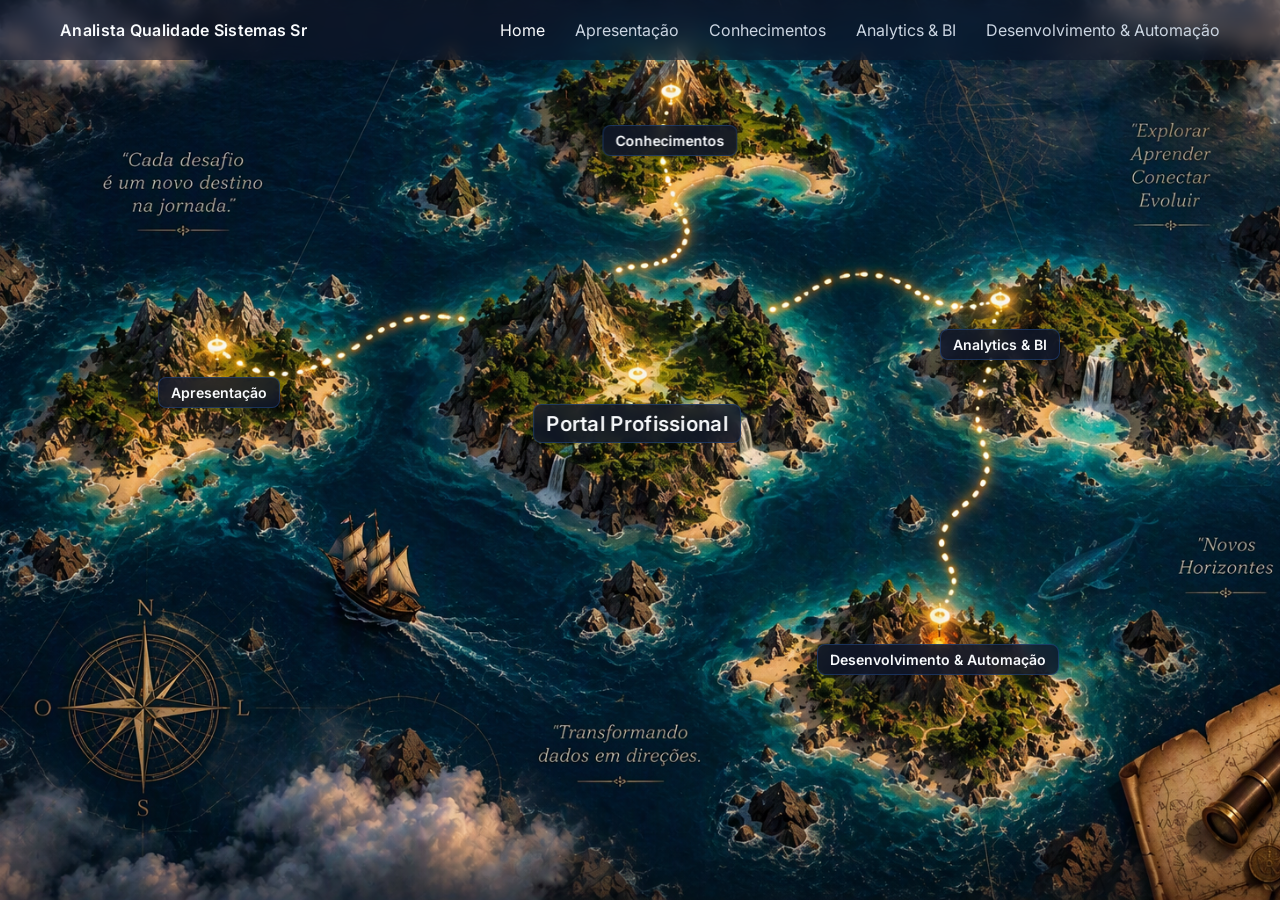
<file: index.html>
<!DOCTYPE html>
<html lang="pt-BR">

<head>

    <meta charset="UTF-8">
    <meta name="viewport" content="width=device-width, initial-scale=1.0">

    <title>Jonathan Vieira da Silva | Portal Profissional</title>

    <!-- CSS -->
    <link rel="stylesheet" href="./CSS/main.css">
    <link rel="stylesheet" href="./CSS/home.css">

    <!-- Fonte -->
    <link rel="preconnect" href="https://fonts.googleapis.com">
    <link rel="preconnect" href="https://fonts.gstatic.com" crossorigin>
    <link href="https://fonts.googleapis.com/css2?family=Inter:wght@300;400;500;600;700;800&family=Cormorant+Garamond:ital,wght@1,500;1,600&display=swap"
        rel="stylesheet">

</head>

<body>

    <!-- ===== NAVBAR ===== -->

    <header class="navbar">

        <div class="logo">Analista Qualidade Sistemas Sr</div>

        <nav aria-label="Seções do portal">
            <a href="#home" aria-current="page">Home</a>
            <a href="apresentacao.html">Apresentação</a>
            <a href="conhecimentos.html">Conhecimentos</a>
            <a href="analytics.html">Analytics &amp; BI</a>
            <a href="desenvolvimento.html">Desenvolvimento &amp; Automação</a>
        </nav>

    </header>

    <main>

        <!-- ===== HOME ===== -->

        <section id="home" class="home">

            <h1 class="sr-only">Jonathan Vieira da Silva - Portal Profissional</h1>

            <div class="mapa-home">

                <img src="./IMG/mapa.png" width="1536" height="1024"
                    alt="Mapa ilustrado com cinco ilhas ligadas por uma trilha pontilhada">

                <!-- Título da ilha central (decorativo, o h1 está acima) -->
                <div class="hotspot inicio" aria-hidden="true">
                    <span class="hotspot__label">Portal Profissional</span>
                </div>

                <!--
                    Cada ilha: link principal (pin + rótulo) e lista de tópicos.
                    Os tópicos aparecem ao redor do pin no hover ou no foco.
                -->

                <div class="hotspot apresentacao">
                    <a class="hotspot__pin" href="apresentacao.html">
                        <span class="hotspot__label">Apresentação</span>
                    </a>
                    <ul class="hotspot__topicos">
                        <li><a href="apresentacao.html#quem-sou">Quem sou</a></li>
                        <li><a href="apresentacao.html#trajetoria">Trajetória profissional</a></li>
                    </ul>
                </div>

                <div class="hotspot conhecimentos">
                    <a class="hotspot__pin" href="conhecimentos.html">
                        <span class="hotspot__label">Conhecimentos</span>
                    </a>
                    <ul class="hotspot__topicos">
                        <li><a href="conhecimentos.html#analytics">Analytics</a></li>
                        <li><a href="conhecimentos.html#desenvolvimento">Desenvolvimento</a></li>
                        <li><a href="conhecimentos.html#devops">DevOps</a></li>
                    </ul>
                </div>

                <div class="hotspot analytics">
                    <a class="hotspot__pin" href="analytics.html">
                        <span class="hotspot__label">Analytics &amp; BI</span>
                    </a>
                    <ul class="hotspot__topicos">
                        <li><a href="analytics.html#projetos">Projetos de analytics</a></li>
                    </ul>
                </div>

                <div class="hotspot desenvolvimento">
                    <a class="hotspot__pin" href="desenvolvimento.html">
                        <span class="hotspot__label">Desenvolvimento &amp; Automação</span>
                    </a>
                    <ul class="hotspot__topicos">
                        <li><a href="desenvolvimento.html#automacao">Automação e IA</a></li>
                    </ul>
                </div>

            </div>

            <!-- Alternativa ao mapa em telas estreitas -->
            <nav class="mapa-lista" aria-label="Seções do portal">
                <p>Portal Profissional</p>
                <a href="apresentacao.html">Apresentação</a>
                <a href="conhecimentos.html">Conhecimentos</a>
                <a href="analytics.html">Analytics &amp; BI</a>
                <a href="desenvolvimento.html">Desenvolvimento &amp; Automação</a>
            </nav>

        </section>

    </main>

    <!-- JS -->
    <script src="./JS/main.js"></script>
    <script src="./JS/navbar.js"></script>

</body>

</html>
</file>
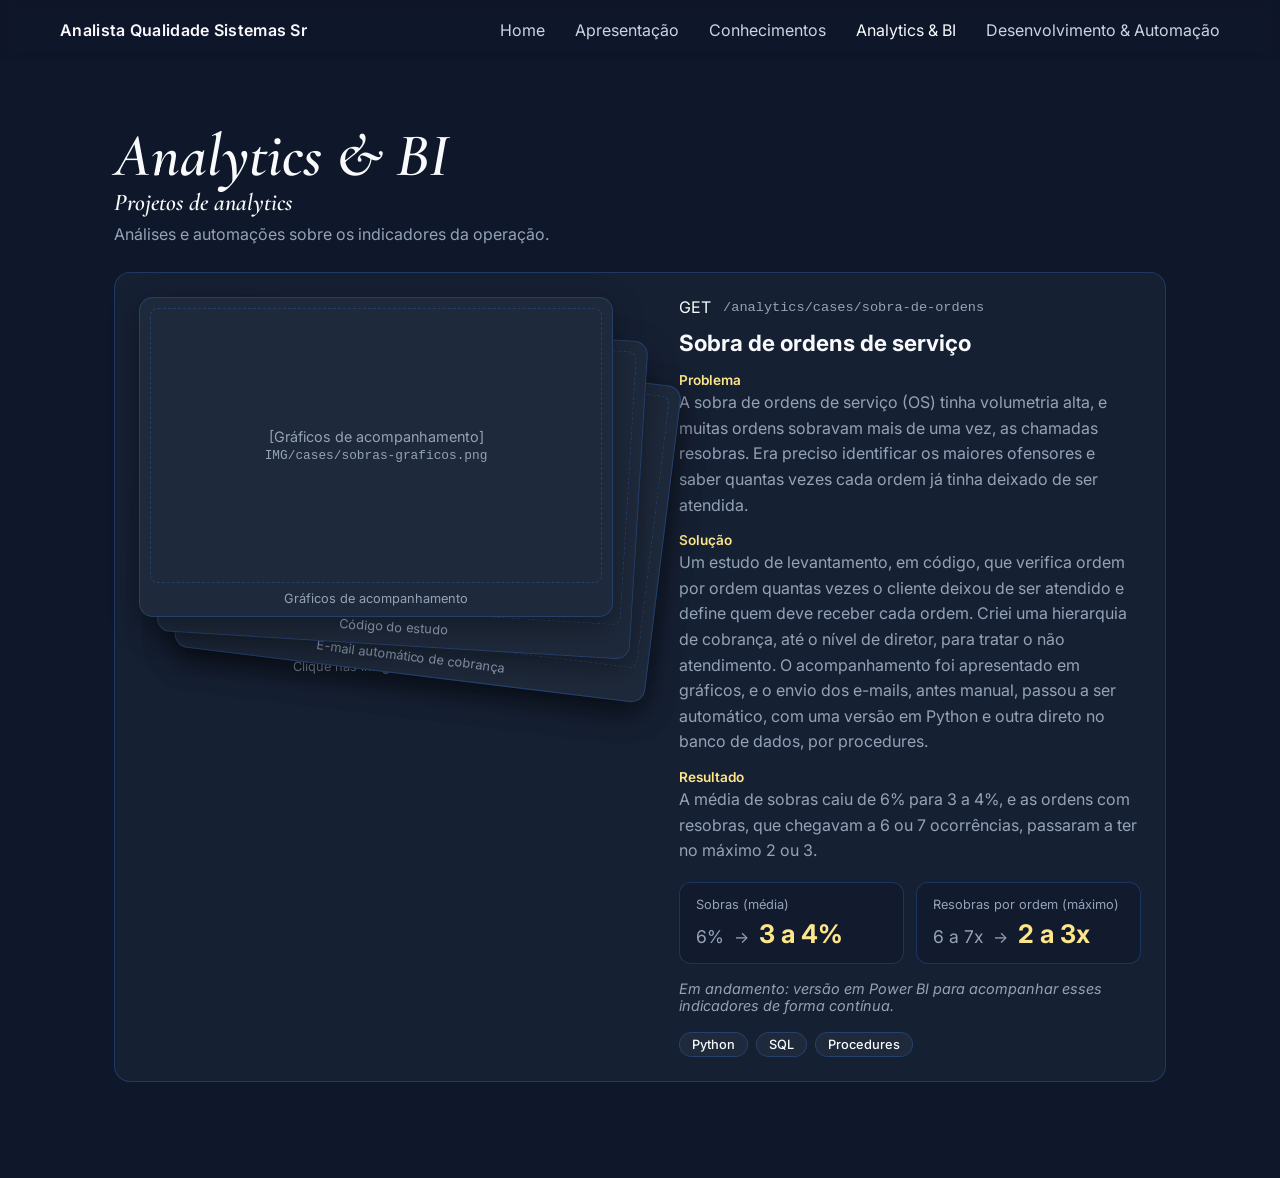
<file: analytics.html>
<!DOCTYPE html>
<html lang="pt-BR">

<head>

    <meta charset="UTF-8">
    <meta name="viewport" content="width=device-width, initial-scale=1.0">

    <title>Analytics &amp; BI | Jonathan Vieira da Silva</title>

    <!-- CSS -->
    <link rel="stylesheet" href="./CSS/main.css">
    <link rel="stylesheet" href="./CSS/cases.css">

    <!-- Fontes -->
    <link rel="preconnect" href="https://fonts.googleapis.com">
    <link rel="preconnect" href="https://fonts.gstatic.com" crossorigin>
    <link href="https://fonts.googleapis.com/css2?family=Inter:wght@300;400;500;600;700;800&family=Cormorant+Garamond:ital,wght@1,500;1,600&display=swap"
        rel="stylesheet">

</head>

<body>

    <!-- ===== NAVBAR ===== -->

    <header class="navbar">

        <div class="logo">Analista Qualidade Sistemas Sr</div>

        <nav aria-label="Seções do portal">
            <a href="index.html">Home</a>
            <a href="apresentacao.html">Apresentação</a>
            <a href="conhecimentos.html">Conhecimentos</a>
            <a href="analytics.html" aria-current="page">Analytics &amp; BI</a>
            <a href="desenvolvimento.html">Desenvolvimento &amp; Automação</a>
        </nav>

    </header>

    <main class="pagina">

        <h1 class="pagina__titulo">Analytics &amp; BI</h1>

        <section id="projetos">

            <h2>Projetos de analytics</h2>
            <p class="secao__intro">Análises e automações sobre os indicadores da operação.</p>

            <!-- ============================================================
                 CASE: para criar outro, copie o bloco article inteiro e cole abaixo
                 ============================================================ -->
            <article class="case">

                <div class="case__midia">

                    <!--
                        FOTOS: pilha de imagens. A primeira da lista fica por cima;
                        o clique na pilha troca a de cima.

                        COMO TROCAR UMA FOTO:
                        1. Salve a imagem em IMG/cases/ com o nome indicado no bloco.
                        2. Apague o bloco div class="vazio" daquela foto.
                        3. Coloque no lugar: img src="./IMG/cases/NOME.png" alt="descrição"
                           (como tag HTML completa, com os sinais de menor e maior).

                        Para mais fotos, copie um figure inteiro; para menos, apague um. A legenda fica em figcaption.
                        Antes de usar: borre nomes de clientes, números de OS e dados sensíveis.
                    -->
                    <div class="pilha" role="button" tabindex="0"
                        aria-label="Alternar entre as imagens do projeto">

                        <!-- FOTO 1 (por cima): gráficos de acompanhamento. Arquivo: IMG/cases/sobras-graficos.png -->
                        <figure class="pilha__item">
                            <div class="vazio">
                                <span>[Gráficos de acompanhamento]<br><code>IMG/cases/sobras-graficos.png</code></span>
                            </div>
                            <figcaption>Gráficos de acompanhamento</figcaption>
                        </figure>

                        <!-- FOTO 2: código do estudo. Arquivo: IMG/cases/sobras-codigo.png -->
                        <figure class="pilha__item">
                            <div class="vazio">
                                <span>[Código do estudo]<br><code>IMG/cases/sobras-codigo.png</code></span>
                            </div>
                            <figcaption>Código do estudo</figcaption>
                        </figure>

                        <!-- FOTO 3: e-mail automático de cobrança. Arquivo: IMG/cases/sobras-email.png -->
                        <figure class="pilha__item">
                            <div class="vazio">
                                <span>[E-mail automático]<br><code>IMG/cases/sobras-email.png</code></span>
                            </div>
                            <figcaption>E-mail automático de cobrança</figcaption>
                        </figure>

                        <!-- FOTO 4: hierarquia de cobrança ou tabela de ofensores. Arquivo: IMG/cases/sobras-hierarquia.png -->
                        <figure class="pilha__item">
                            <div class="vazio">
                                <span>[Hierarquia ou ofensores]<br><code>IMG/cases/sobras-hierarquia.png</code></span>
                            </div>
                            <figcaption>Hierarquia de cobrança</figcaption>
                        </figure>

                    </div>

                    <p class="pilha__dica">Clique nas imagens para alternar</p>

                    <!--
                        VÍDEO (opcional): salve em VIDEO/sobras-demo.mp4 e apague as duas linhas
                        de comentário que envolvem o bloco abaixo.
                    -->
                    <!--
                    <video controls preload="metadata">
                        <source src="./VIDEO/sobras-demo.mp4" type="video/mp4">
                    </video>
                    -->

                </div>

                <div class="case__texto">

                    <p class="case__linha">
                        <span class="metodo">GET</span>
                        <code>/analytics/cases/sobra-de-ordens</code>
                    </p>

                    <h3>Sobra de ordens de serviço</h3>

                    <dl class="case__blocos">
                        <div>
                            <dt>Problema</dt>
                            <dd>
                                A sobra de ordens de serviço (OS) tinha volumetria alta, e muitas ordens
                                sobravam mais de uma vez, as chamadas resobras. Era preciso identificar os
                                maiores ofensores e saber quantas vezes cada ordem já tinha deixado de ser
                                atendida.
                            </dd>
                        </div>
                        <div>
                            <dt>Solução</dt>
                            <dd>
                                Um estudo de levantamento, em código, que verifica ordem por ordem quantas
                                vezes o cliente deixou de ser atendido e define quem deve receber cada
                                ordem. Criei uma hierarquia de cobrança, até o nível de diretor, para tratar
                                o não atendimento. O acompanhamento foi apresentado em gráficos, e o envio
                                dos e-mails, antes manual, passou a ser automático, com uma versão em
                                Python e outra direto no banco de dados, por procedures.
                            </dd>
                        </div>
                        <div>
                            <dt>Resultado</dt>
                            <dd>A média de sobras caiu de 6% para 3 a 4%, e as ordens com resobras, que chegavam a 6 ou 7 ocorrências, passaram a ter no máximo 2 ou 3.</dd>
                        </div>
                    </dl>

                    <div class="ganhos">

                        <div class="ganho">
                            <p class="ganho__nome">Sobras (média)</p>
                            <p class="ganho__valores">
                                <span class="antes">6%</span>
                                <span class="ganho__seta" aria-hidden="true">→</span>
                                <span class="depois">3 a 4%</span>
                            </p>
                        </div>

                        <div class="ganho">
                            <p class="ganho__nome">Resobras por ordem (máximo)</p>
                            <p class="ganho__valores">
                                <span class="antes">6 a 7x</span>
                                <span class="ganho__seta" aria-hidden="true">→</span>
                                <span class="depois">2 a 3x</span>
                            </p>
                        </div>

                    </div>

                    <p class="case__andamento">Em andamento: versão em Power BI para acompanhar esses indicadores de forma contínua.</p>

                    <ul class="tags">
                        <li>Python</li>
                        <li>SQL</li>
                        <li>Procedures</li>
                    </ul>

                </div>

            </article>

        </section>

    </main>

    <!-- JS -->
    <script src="./JS/main.js"></script>
    <script src="./JS/navbar.js"></script>
    <script src="./JS/pilha.js"></script>

</body>

</html>
</file>
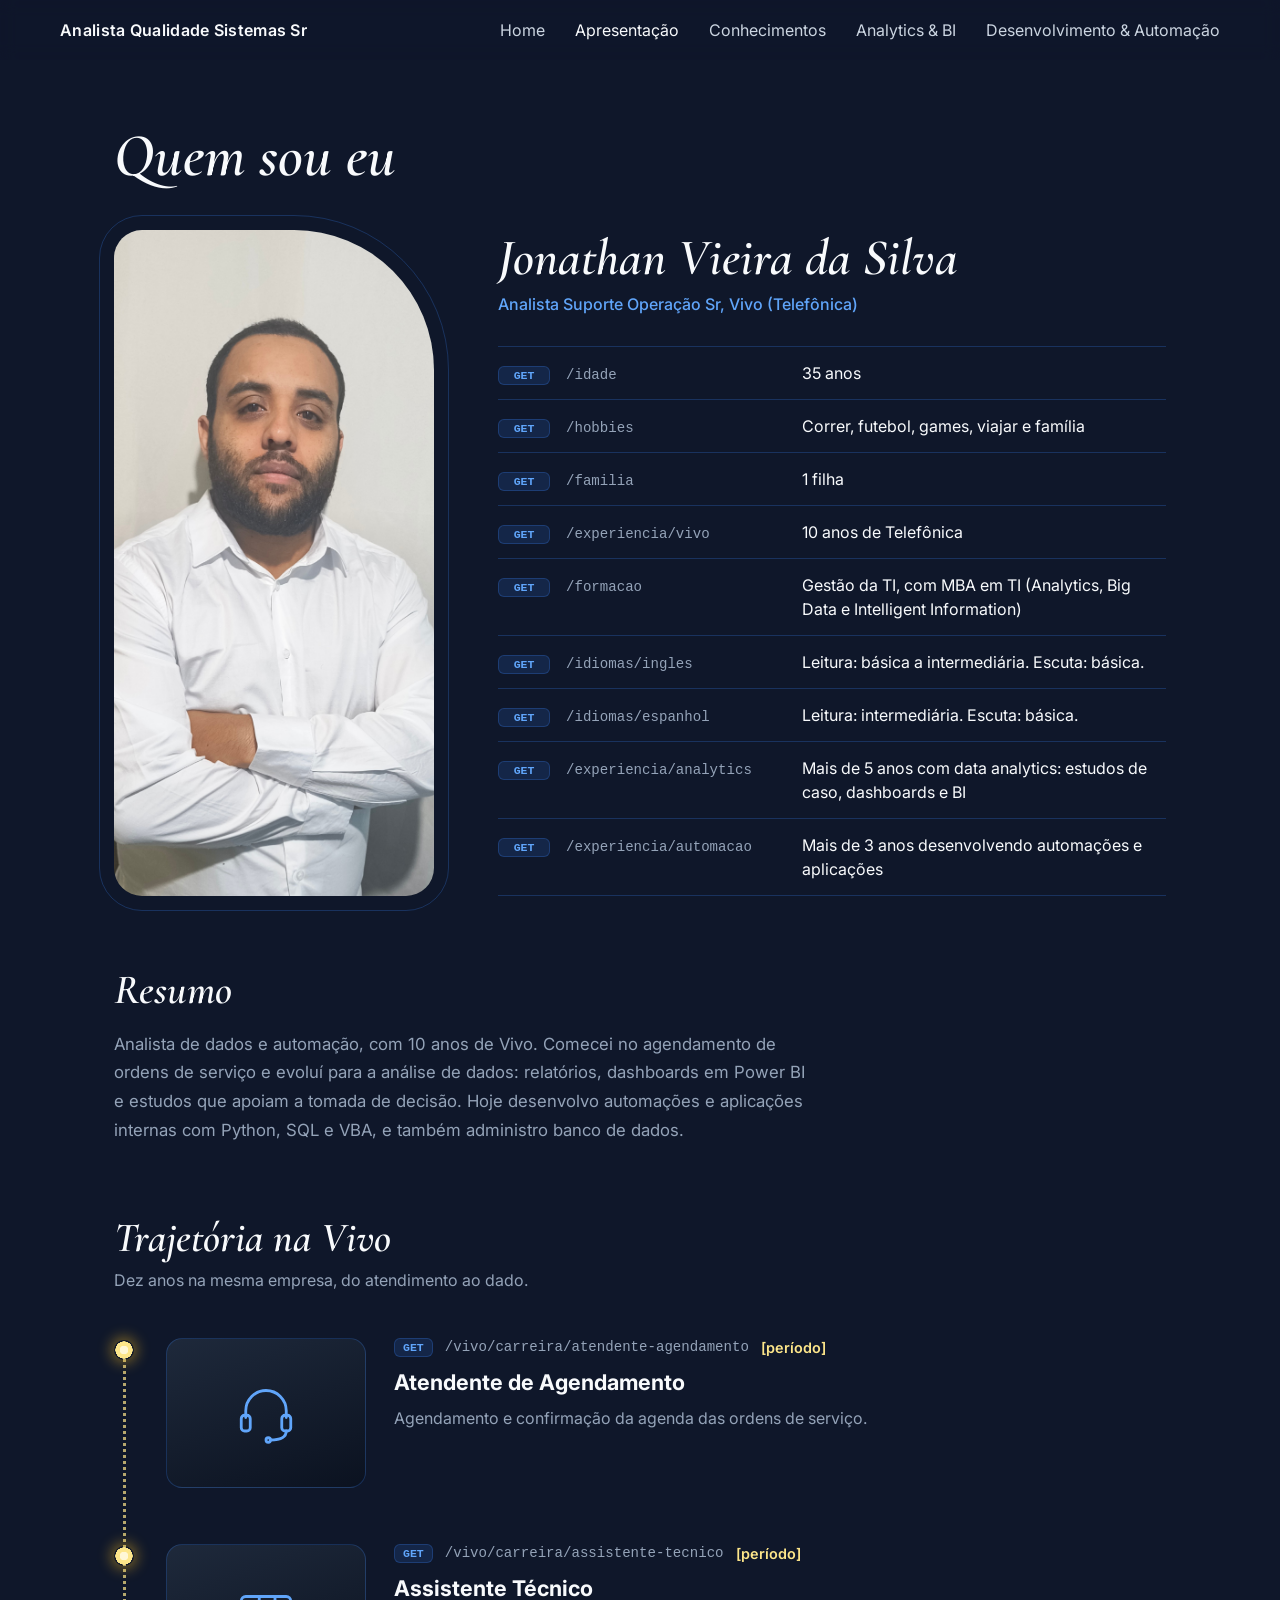
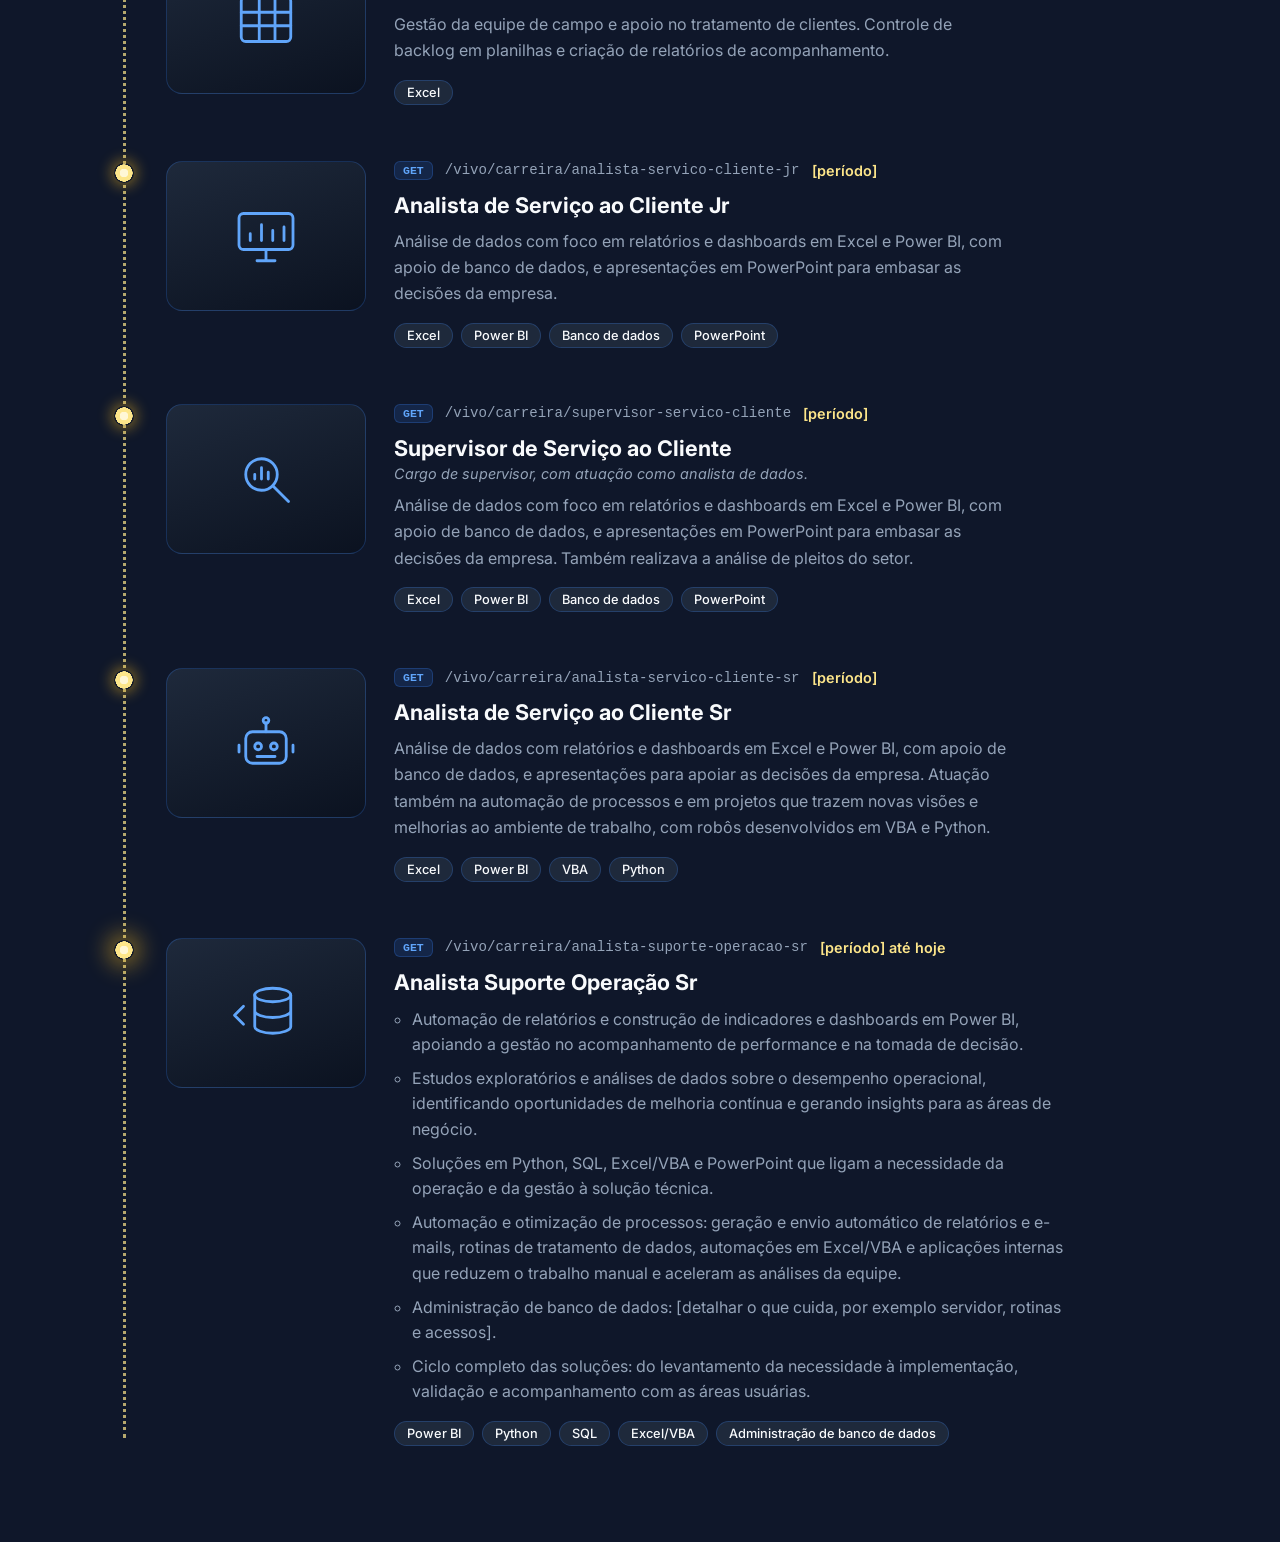
<file: apresentacao.html>
<!DOCTYPE html>
<html lang="pt-BR">

<head>

    <meta charset="UTF-8">
    <meta name="viewport" content="width=device-width, initial-scale=1.0">

    <title>Apresentação | Jonathan Vieira da Silva</title>

    <!-- CSS -->
    <link rel="stylesheet" href="./CSS/main.css">
    <link rel="stylesheet" href="./CSS/apresentacao.css">

    <!-- Fontes -->
    <link rel="preconnect" href="https://fonts.googleapis.com">
    <link rel="preconnect" href="https://fonts.gstatic.com" crossorigin>
    <link href="https://fonts.googleapis.com/css2?family=Inter:wght@300;400;500;600;700;800&family=Cormorant+Garamond:ital,wght@1,500;1,600&display=swap"
        rel="stylesheet">

</head>

<body>

    <!-- ===== NAVBAR ===== -->

    <header class="navbar">

        <div class="logo">Analista Qualidade Sistemas Sr</div>

        <nav aria-label="Seções do portal">
            <a href="index.html">Home</a>
            <a href="apresentacao.html" aria-current="page">Apresentação</a>
            <a href="conhecimentos.html">Conhecimentos</a>
            <a href="analytics.html">Analytics &amp; BI</a>
            <a href="desenvolvimento.html">Desenvolvimento &amp; Automação</a>
        </nav>

    </header>

    <main class="pagina">

        <h1 class="pagina__titulo">Quem sou eu</h1>

        <!-- ===== PERFIL ===== -->

        <section id="quem-sou" class="perfil">

            <div class="foto">
                <img src="./IMG/Foto_perfil.jpg" alt="Jonathan Vieira da Silva">
            </div>

            <div>

                <h2 class="perfil__nome">Jonathan Vieira da Silva</h2>
                <p class="perfil__cargo">Analista Suporte Operação Sr, Vivo (Telefônica)</p>

                <!-- Cada dado é apresentado como uma chamada de API: método, caminho e resposta -->
                <ul class="endpoints">

                    <li>
                        <span class="metodo">GET</span>
                        <code>/idade</code>
                        <span class="resposta">35 anos</span>
                    </li>

                    <li>
                        <span class="metodo">GET</span>
                        <code>/hobbies</code>
                        <span class="resposta">Correr, futebol, games, viajar e família</span>
                    </li>

                    <li>
                        <span class="metodo">GET</span>
                        <code>/familia</code>
                        <span class="resposta">1 filha</span>
                    </li>

                    <li>
                        <span class="metodo">GET</span>
                        <code>/experiencia/vivo</code>
                        <span class="resposta">10 anos de Telefônica</span>
                    </li>

                    <li>
                        <span class="metodo">GET</span>
                        <code>/formacao</code>
                        <span class="resposta">Gestão da TI, com MBA em TI (Analytics, Big Data e Intelligent Information)</span>
                    </li>

                    <li>
                        <span class="metodo">GET</span>
                        <code>/idiomas/ingles</code>
                        <span class="resposta">Leitura: básica a intermediária. Escuta: básica.</span>
                    </li>

                    <li>
                        <span class="metodo">GET</span>
                        <code>/idiomas/espanhol</code>
                        <span class="resposta">Leitura: intermediária. Escuta: básica.</span>
                    </li>

                    <li>
                        <span class="metodo">GET</span>
                        <code>/experiencia/analytics</code>
                        <span class="resposta">Mais de 5 anos com data analytics: estudos de caso, dashboards e BI</span>
                    </li>

                    <li>
                        <span class="metodo">GET</span>
                        <code>/experiencia/automacao</code>
                        <span class="resposta">Mais de 3 anos desenvolvendo automações e aplicações</span>
                    </li>

                </ul>

            </div>

        </section>

        <!-- ===== RESUMO ===== -->

        <section class="resumo">

            <h2>Resumo</h2>

            <p>
                Analista de dados e automação, com 10 anos de Vivo. Comecei no agendamento de
                ordens de serviço e evoluí para a análise de dados: relatórios, dashboards em
                Power BI e estudos que apoiam a tomada de decisão. Hoje desenvolvo automações e
                aplicações internas com Python, SQL e VBA, e também administro banco de dados.
            </p>

        </section>

        <!-- ===== TRAJETÓRIA ===== -->

        <section id="trajetoria" class="trajetoria">

            <h2>Trajetória na Vivo</h2>
            <p class="intro">Dez anos na mesma empresa, do atendimento ao dado.</p>

            <!--
                Um <li> por cargo, do mais antigo ao atual.
                Para usar foto no lugar do ícone: trocar o <svg> por <img src="./IMG/etapas/arquivo.jpg" alt="">
            -->
            <ol class="etapas">

                <li class="etapa">
                    <div class="etapa__corpo">

                        <div class="etapa__midia">
                            <svg class="icone" viewBox="0 0 64 64" aria-hidden="true">
                                <path d="M14 36v-6a18 18 0 0 1 36 0v6" />
                                <rect x="10" y="34" width="8" height="14" rx="3" />
                                <rect x="46" y="34" width="8" height="14" rx="3" />
                                <path d="M50 48c0 6-6 8-14 8" />
                                <circle cx="34" cy="56" r="2" />
                            </svg>
                        </div>

                        <div>
                            <p class="etapa__linha">
                                <span class="metodo">GET</span>
                                <code>/vivo/carreira/atendente-agendamento</code>
                                <span class="etapa__periodo">[período]</span>
                            </p>
                            <h3>Atendente de Agendamento</h3>
                            <p class="etapa__texto">
                                Agendamento e confirmação da agenda das ordens de serviço.
                            </p>
                        </div>

                    </div>
                </li>

                <li class="etapa">
                    <div class="etapa__corpo">

                        <div class="etapa__midia">
                            <svg class="icone" viewBox="0 0 64 64" aria-hidden="true">
                                <rect x="10" y="12" width="44" height="40" rx="4" />
                                <path d="M10 26h44M10 38h44M26 12v40M40 12v40" />
                            </svg>
                        </div>

                        <div>
                            <p class="etapa__linha">
                                <span class="metodo">GET</span>
                                <code>/vivo/carreira/assistente-tecnico</code>
                                <span class="etapa__periodo">[período]</span>
                            </p>
                            <h3>Assistente Técnico</h3>
                            <p class="etapa__texto">
                                Gestão da equipe de campo e apoio no tratamento de clientes. Controle de
                                backlog em planilhas e criação de relatórios de acompanhamento.
                            </p>
                            <ul class="tags">
                                <li>Excel</li>
                            </ul>
                        </div>

                    </div>
                </li>

                <li class="etapa">
                    <div class="etapa__corpo">

                        <div class="etapa__midia">
                            <svg class="icone" viewBox="0 0 64 64" aria-hidden="true">
                                <rect x="8" y="12" width="48" height="32" rx="4" />
                                <path d="M24 54h16M32 44v10" />
                                <path d="M18 36v-6M28 36V22M38 36v-9M48 36v-12" />
                            </svg>
                        </div>

                        <div>
                            <p class="etapa__linha">
                                <span class="metodo">GET</span>
                                <code>/vivo/carreira/analista-servico-cliente-jr</code>
                                <span class="etapa__periodo">[período]</span>
                            </p>
                            <h3>Analista de Serviço ao Cliente Jr</h3>
                            <p class="etapa__texto">
                                Análise de dados com foco em relatórios e dashboards em Excel e Power BI,
                                com apoio de banco de dados, e apresentações em PowerPoint para embasar
                                as decisões da empresa.
                            </p>
                            <ul class="tags">
                                <li>Excel</li>
                                <li>Power BI</li>
                                <li>Banco de dados</li>
                                <li>PowerPoint</li>
                            </ul>
                        </div>

                    </div>
                </li>

                <li class="etapa">
                    <div class="etapa__corpo">

                        <div class="etapa__midia">
                            <svg class="icone" viewBox="0 0 64 64" aria-hidden="true">
                                <circle cx="28" cy="28" r="14" />
                                <path d="M38 38l14 14" />
                                <path d="M22 32v-4M28 32v-10M34 32v-6" />
                            </svg>
                        </div>

                        <div>
                            <p class="etapa__linha">
                                <span class="metodo">GET</span>
                                <code>/vivo/carreira/supervisor-servico-cliente</code>
                                <span class="etapa__periodo">[período]</span>
                            </p>
                            <h3>Supervisor de Serviço ao Cliente</h3>
                            <p class="etapa__nota">Cargo de supervisor, com atuação como analista de dados.</p>
                            <p class="etapa__texto">
                                Análise de dados com foco em relatórios e dashboards em Excel e Power BI,
                                com apoio de banco de dados, e apresentações em PowerPoint para embasar
                                as decisões da empresa. Também realizava a análise de pleitos do setor.
                            </p>
                            <ul class="tags">
                                <li>Excel</li>
                                <li>Power BI</li>
                                <li>Banco de dados</li>
                                <li>PowerPoint</li>
                            </ul>
                        </div>

                    </div>
                </li>

                <li class="etapa">
                    <div class="etapa__corpo">

                        <div class="etapa__midia">
                            <svg class="icone" viewBox="0 0 64 64" aria-hidden="true">
                                <rect x="14" y="22" width="36" height="28" rx="6" />
                                <path d="M32 22v-8M24 44h16M8 34v6M56 34v6" />
                                <circle cx="32" cy="12" r="2.5" />
                                <circle cx="25" cy="35" r="3" />
                                <circle cx="39" cy="35" r="3" />
                            </svg>
                        </div>

                        <div>
                            <p class="etapa__linha">
                                <span class="metodo">GET</span>
                                <code>/vivo/carreira/analista-servico-cliente-sr</code>
                                <span class="etapa__periodo">[período]</span>
                            </p>
                            <h3>Analista de Serviço ao Cliente Sr</h3>
                            <p class="etapa__texto">
                                Análise de dados com relatórios e dashboards em Excel e Power BI, com apoio
                                de banco de dados, e apresentações para apoiar as decisões da empresa.
                                Atuação também na automação de processos e em projetos que trazem novas
                                visões e melhorias ao ambiente de trabalho, com robôs desenvolvidos em
                                VBA e Python.
                            </p>
                            <ul class="tags">
                                <li>Excel</li>
                                <li>Power BI</li>
                                <li>VBA</li>
                                <li>Python</li>
                            </ul>
                        </div>

                    </div>
                </li>

                <li class="etapa etapa--atual">
                    <div class="etapa__corpo">

                        <div class="etapa__midia">
                            <svg class="icone" viewBox="0 0 64 64" aria-hidden="true">
                                <ellipse cx="38" cy="16" rx="16" ry="6" />
                                <path d="M22 16v28c0 3.3 7.2 6 16 6s16-2.7 16-6V16M22 30c0 3.3 7.2 6 16 6s16-2.7 16-6" />
                                <path d="M12 26L4 34l8 8" />
                            </svg>
                        </div>

                        <div>
                            <p class="etapa__linha">
                                <span class="metodo">GET</span>
                                <code>/vivo/carreira/analista-suporte-operacao-sr</code>
                                <span class="etapa__periodo">[período] até hoje</span>
                            </p>
                            <h3>Analista Suporte Operação Sr</h3>
                            <ul class="etapa__lista">
                                <li>Automação de relatórios e construção de indicadores e dashboards em Power BI, apoiando a gestão no acompanhamento de performance e na tomada de decisão.</li>
                                <li>Estudos exploratórios e análises de dados sobre o desempenho operacional, identificando oportunidades de melhoria contínua e gerando insights para as áreas de negócio.</li>
                                <li>Soluções em Python, SQL, Excel/VBA e PowerPoint que ligam a necessidade da operação e da gestão à solução técnica.</li>
                                <li>Automação e otimização de processos: geração e envio automático de relatórios e e-mails, rotinas de tratamento de dados, automações em Excel/VBA e aplicações internas que reduzem o trabalho manual e aceleram as análises da equipe.</li>
                                <li>Administração de banco de dados: [detalhar o que cuida, por exemplo servidor, rotinas e acessos].</li>
                                <li>Ciclo completo das soluções: do levantamento da necessidade à implementação, validação e acompanhamento com as áreas usuárias.</li>
                            </ul>
                            <ul class="tags">
                                <li>Power BI</li>
                                <li>Python</li>
                                <li>SQL</li>
                                <li>Excel/VBA</li>
                                <li>Administração de banco de dados</li>
                            </ul>
                        </div>

                    </div>
                </li>

            </ol>

        </section>

    </main>

    <!-- JS -->
    <script src="./JS/main.js"></script>
    <script src="./JS/navbar.js"></script>

</body>

</html>
</file>
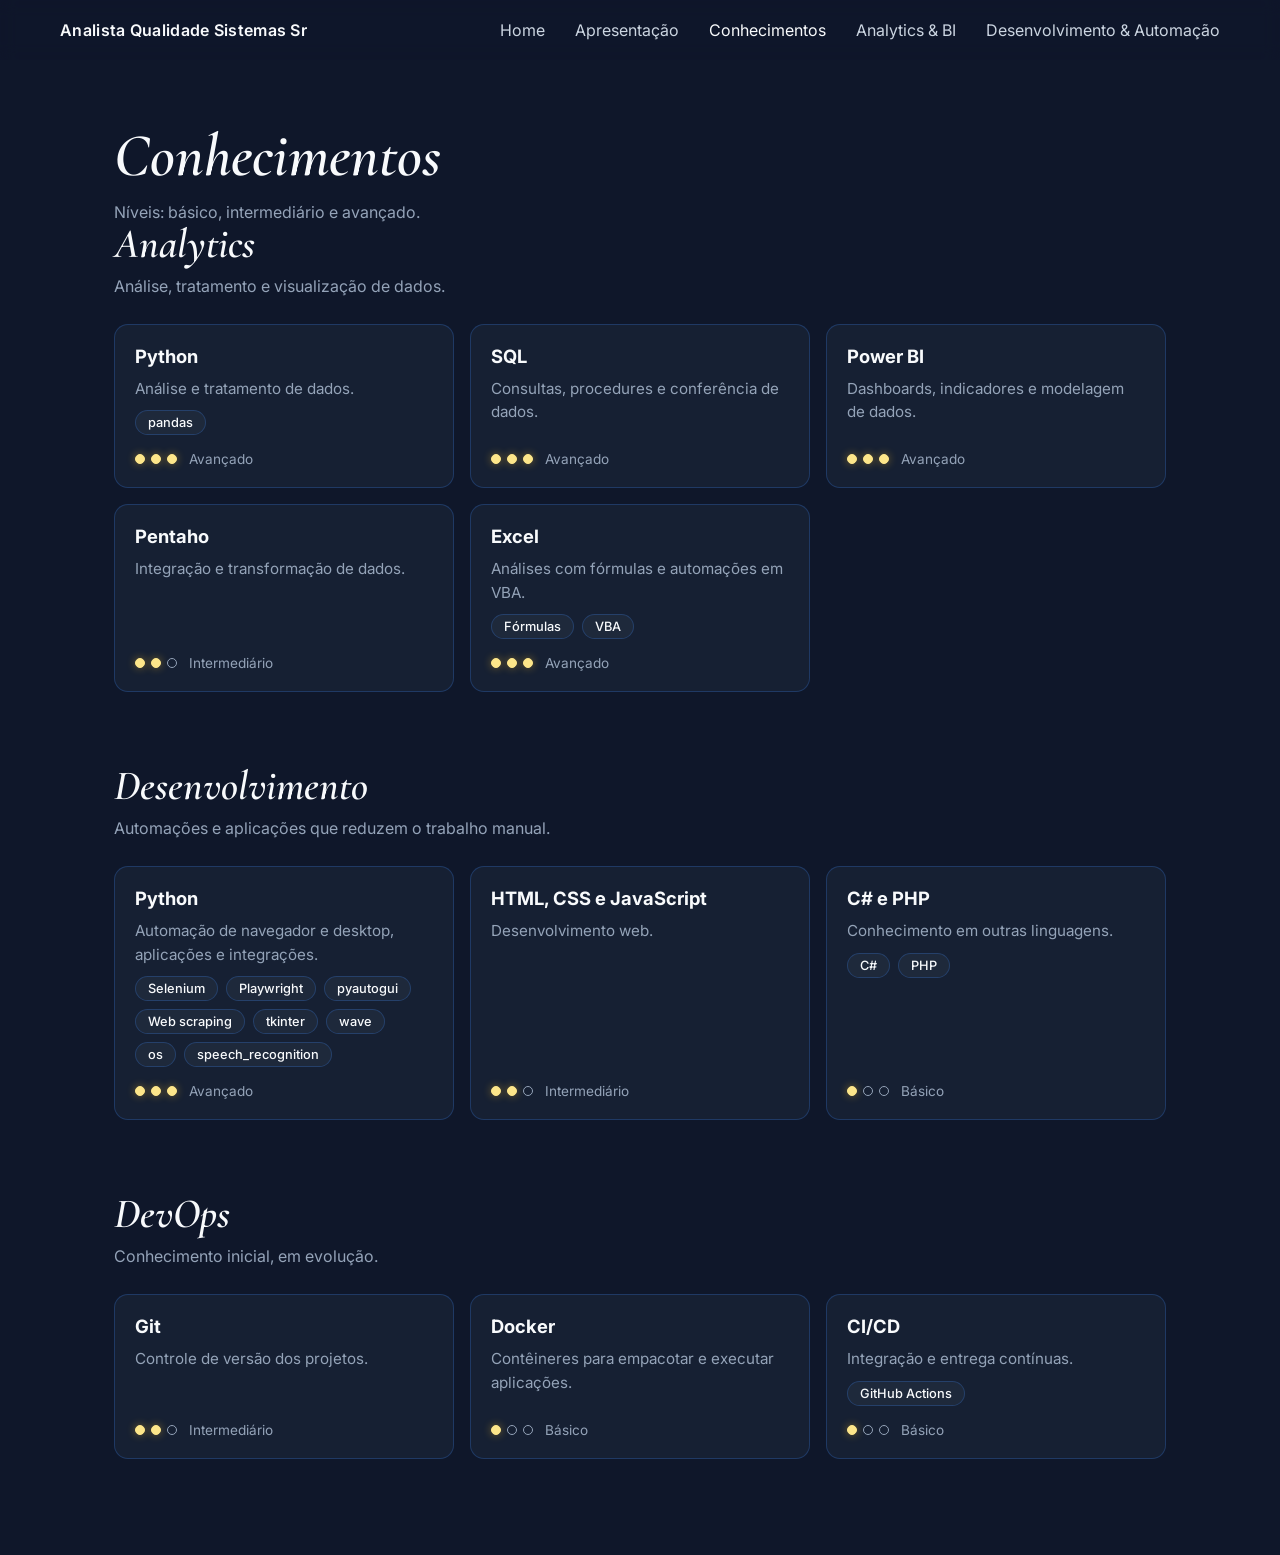
<file: conhecimentos.html>
<!DOCTYPE html>
<html lang="pt-BR">

<head>

    <meta charset="UTF-8">
    <meta name="viewport" content="width=device-width, initial-scale=1.0">

    <title>Conhecimentos | Jonathan Vieira da Silva</title>

    <!-- CSS -->
    <link rel="stylesheet" href="./CSS/main.css">
    <link rel="stylesheet" href="./CSS/conhecimentos.css">

    <!-- Fontes -->
    <link rel="preconnect" href="https://fonts.googleapis.com">
    <link rel="preconnect" href="https://fonts.gstatic.com" crossorigin>
    <link href="https://fonts.googleapis.com/css2?family=Inter:wght@300;400;500;600;700;800&family=Cormorant+Garamond:ital,wght@1,500;1,600&display=swap"
        rel="stylesheet">

</head>

<body>

    <!-- ===== NAVBAR ===== -->

    <header class="navbar">

        <div class="logo">Analista Qualidade Sistemas Sr</div>

        <nav aria-label="Seções do portal">
            <a href="index.html">Home</a>
            <a href="apresentacao.html">Apresentação</a>
            <a href="conhecimentos.html" aria-current="page">Conhecimentos</a>
            <a href="analytics.html">Analytics &amp; BI</a>
            <a href="desenvolvimento.html">Desenvolvimento &amp; Automação</a>
        </nav>

    </header>

    <main class="pagina">

        <h1 class="pagina__titulo">Conhecimentos</h1>
        <p class="legenda">Níveis: básico, intermediário e avançado.</p>

        <section id="analytics" class="area">
            <h2>Analytics</h2>
            <p class="area__intro">Análise, tratamento e visualização de dados.</p>

            <ul class="skills">
                <li class="skill">
                    <h3>Python</h3>
                    <p>Análise e tratamento de dados.</p>
                    <ul class="tags">
                        <li>pandas</li>
                    </ul>
                    <div class="nivel nivel--3" role="img" aria-label="Nível avançado">
                        <i></i><i></i><i></i><span>Avançado</span>
                    </div>
                </li>
            <!-- confirmar nível -->
                <li class="skill">
                    <h3>SQL</h3>
                    <p>Consultas, procedures e conferência de dados.</p>
                    <div class="nivel nivel--3" role="img" aria-label="Nível avançado">
                        <i></i><i></i><i></i><span>Avançado</span>
                    </div>
                </li>
            <!-- confirmar nível -->
                <li class="skill">
                    <h3>Power BI</h3>
                    <p>Dashboards, indicadores e modelagem de dados.</p>
                    <div class="nivel nivel--3" role="img" aria-label="Nível avançado">
                        <i></i><i></i><i></i><span>Avançado</span>
                    </div>
                </li>
            <!-- confirmar nível -->
                <li class="skill">
                    <h3>Pentaho</h3>
                    <p>Integração e transformação de dados.</p>
                    <div class="nivel nivel--2" role="img" aria-label="Nível intermediário">
                        <i></i><i></i><i></i><span>Intermediário</span>
                    </div>
                </li>
            <!-- confirmar nível -->
                <li class="skill">
                    <h3>Excel</h3>
                    <p>Análises com fórmulas e automações em VBA.</p>
                    <ul class="tags">
                        <li>Fórmulas</li>
                        <li>VBA</li>
                    </ul>
                    <div class="nivel nivel--3" role="img" aria-label="Nível avançado">
                        <i></i><i></i><i></i><span>Avançado</span>
                    </div>
                </li>
            </ul>
        </section>

        <section id="desenvolvimento" class="area">
            <h2>Desenvolvimento</h2>
            <p class="area__intro">Automações e aplicações que reduzem o trabalho manual.</p>

            <ul class="skills">
            <!-- confirmar nível -->
                <li class="skill">
                    <h3>Python</h3>
                    <p>Automação de navegador e desktop, aplicações e integrações.</p>
                    <ul class="tags">
                        <li>Selenium</li>
                        <li>Playwright</li>
                        <li>pyautogui</li>
                        <li>Web scraping</li>
                        <li>tkinter</li>
                        <li>wave</li>
                        <li>os</li>
                        <li>speech_recognition</li>
                    </ul>
                    <div class="nivel nivel--3" role="img" aria-label="Nível avançado">
                        <i></i><i></i><i></i><span>Avançado</span>
                    </div>
                </li>
            <!-- confirmar nível -->
                <li class="skill">
                    <h3>HTML, CSS e JavaScript</h3>
                    <p>Desenvolvimento web.</p>
                    <div class="nivel nivel--2" role="img" aria-label="Nível intermediário">
                        <i></i><i></i><i></i><span>Intermediário</span>
                    </div>
                </li>
                <li class="skill">
                    <h3>C# e PHP</h3>
                    <p>Conhecimento em outras linguagens.</p>
                    <ul class="tags">
                        <li>C#</li>
                        <li>PHP</li>
                    </ul>
                    <div class="nivel nivel--1" role="img" aria-label="Nível básico">
                        <i></i><i></i><i></i><span>Básico</span>
                    </div>
                </li>
            </ul>
        </section>

        <section id="devops" class="area">
            <h2>DevOps</h2>
            <p class="area__intro">Conhecimento inicial, em evolução.</p>

            <ul class="skills">
            <!-- confirmar nível -->
                <li class="skill">
                    <h3>Git</h3>
                    <p>Controle de versão dos projetos.</p>
                    <div class="nivel nivel--2" role="img" aria-label="Nível intermediário">
                        <i></i><i></i><i></i><span>Intermediário</span>
                    </div>
                </li>
                <li class="skill">
                    <h3>Docker</h3>
                    <p>Contêineres para empacotar e executar aplicações.</p>
                    <div class="nivel nivel--1" role="img" aria-label="Nível básico">
                        <i></i><i></i><i></i><span>Básico</span>
                    </div>
                </li>
                <li class="skill">
                    <h3>CI/CD</h3>
                    <p>Integração e entrega contínuas.</p>
                    <ul class="tags">
                        <li>GitHub Actions</li>
                    </ul>
                    <div class="nivel nivel--1" role="img" aria-label="Nível básico">
                        <i></i><i></i><i></i><span>Básico</span>
                    </div>
                </li>
            </ul>
        </section>

    </main>

    <!-- JS -->
    <script src="./JS/main.js"></script>
    <script src="./JS/navbar.js"></script>

</body>

</html>
</file>
<file: CSS/main.css>
/* ===== RESET ===== */

* {
    margin: 0;
    padding: 0;
    box-sizing: border-box;
}

/* ===== TEMA ===== */

:root {

    --bg-primary: #0f172a;
    --bg-card: #1e293b;

    --blue-primary: #3b82f6;
    --blue-secondary: #60a5fa;

    --text-primary: #f8fafc;
    --text-secondary: #94a3b8;

    --border-color: rgba(59, 130, 246, 0.25);

    /* Dourado dos marcadores do mapa */
    --gold: #fde68a;
    --gold-glow: rgba(251, 191, 36, 0.45);

    /* Altura da navbar, usada nos cálculos de layout */
    --navbar-h: 75px;

    --mono: ui-monospace, "SF Mono", Consolas, "Liberation Mono", monospace;
    --serif: 'Cormorant Garamond', Georgia, serif;
}

/* ===== BASE ===== */

html {
    scroll-behavior: smooth;
}

body {

    font-family: 'Inter', system-ui, sans-serif;

    background: var(--bg-primary);
    color: var(--text-primary);

    overflow-x: hidden;
}

/* Texto só para leitores de tela */
.sr-only {
    position: absolute;

    width: 1px;
    height: 1px;

    overflow: hidden;
    clip: rect(0, 0, 0, 0);
    white-space: nowrap;
}

@media (prefers-reduced-motion: reduce) {
    html {
        scroll-behavior: auto;
    }
}

/* ===== SEÇÕES ===== */

.secao {
    min-height: 100vh;

    padding: calc(var(--navbar-h) + 24px) 60px 60px;
}

/* ===== PÁGINAS INTERNAS ===== */

.pagina {
    max-width: 1100px;
    margin: 0 auto;

    padding: calc(var(--navbar-h) + 48px) 24px 96px;
}

/* Âncoras (ex.: #conceitos) não ficam sob a navbar */
.pagina [id] {
    scroll-margin-top: calc(var(--navbar-h) + 16px);
}

.pagina h1,
.pagina h2 {
    font-family: var(--serif);
    font-style: italic;
    font-weight: 600;
    line-height: 1.1;
}

.pagina__titulo {
    font-size: clamp(2.4rem, 5vw, 3.8rem);
}

.pagina section + section {
    margin-top: 72px;
}

/* ===== TAGS ===== */

.tags {
    display: flex;
    flex-wrap: wrap;
    gap: 8px;

    margin-top: 16px;
    list-style: none;
}

.tags li {
    padding: 4px 12px;

    font-size: .8rem;
    font-weight: 500;

    background: var(--bg-card);
    border: 1px solid var(--border-color);
    border-radius: 999px;
}

/* ===== NAVBAR ===== */

.navbar {

    position: fixed;
    top: 0;
    left: 0;

    width: 100%;

    display: flex;
    justify-content: space-between;
    align-items: center;

    padding: 20px 60px;

    backdrop-filter: blur(8px);

    background: rgba(15, 23, 42, 0.55);

    z-index: 999;

    transition: transform .3s ease;
}

.navbar--hidden {
    transform: translateY(-100%);
}

.logo {

    font-size: 1rem;
    font-weight: 600;

    letter-spacing: .3px;
}

.navbar nav {

    display: flex;
    gap: 30px;
}

.navbar nav a {

    text-decoration: none;

    color: #cbd5e1;

    transition: .3s ease;
}

.navbar nav a:hover {

    color: var(--blue-primary);
}

.navbar nav a[aria-current="page"] {

    color: var(--text-primary);
}

.navbar nav a:focus-visible {

    outline: 2px solid var(--blue-secondary);
    outline-offset: 4px;
}

/* ===== RESPONSIVO ===== */

@media (max-width: 900px) {

    :root {
        --navbar-h: 92px;
    }

    .navbar {
        flex-direction: column;
        align-items: flex-start;
        gap: 8px;

        padding: 12px 16px;
    }

    .navbar nav {
        width: 100%;
        gap: 18px;

        overflow-x: auto;
        white-space: nowrap;
        font-size: .9rem;
    }

    .pagina {
        padding: calc(var(--navbar-h) + 32px) 20px 72px;
    }
}
</file>
<file: CSS/home.css>
/* ===== HOME ===== */

/* O mapa é a página: ocupa a largura toda e a navbar fica por cima dele */
.home {
    position: relative;

    min-height: 100vh;

    overflow: hidden;
}

/* ===== MAPA ===== */

/*
    Largura = largura da janela: nenhuma ilha é cortada nas laterais e a página
    rola para mostrar o mapa inteiro. Em janelas quase quadradas o mapa cresce
    até cobrir a altura da tela, cortando só um pouco das laterais.
    Altura = largura / 1.5 (proporção do mapa.png), então as % dos hotspots
    sempre batem com as ilhas.
*/
.mapa-home {
    --mapa-w: max(100vw, min(150vh, 120vw));

    position: relative;
    left: 50%;
    transform: translateX(-50%);

    width: var(--mapa-w);
    height: calc(var(--mapa-w) / 1.5);
}

.mapa-home img {
    width: 100%;
    height: 100%;

    display: block;
}

/* ===== HOTSPOTS ===== */

/* Área de 44px centrada na coordenada (--x, --y) do mapa */
.hotspot {
    --r: clamp(70px, 7vw, 120px); /* raio dos tópicos ao redor do pin */

    position: absolute;
    left: var(--x);
    top: var(--y);

    width: 44px;
    height: 44px;
    margin: -22px 0 0 -22px;

    color: var(--text-primary);
}

.hotspot:hover,
.hotspot:focus-within {
    z-index: 5;
}

/* Mantém o hover ativo no espaço entre o pin e os tópicos */
.hotspot:hover::before,
.hotspot:focus-within::before {
    content: "";

    position: absolute;
    inset: calc(var(--r) * -1.9);

    border-radius: 50%;
}

.hotspot__pin {
    display: block;

    width: 100%;
    height: 100%;

    border: 2px solid transparent;
    border-radius: 50%;

    color: inherit;
    text-decoration: none;

    transition: border-color .2s ease, box-shadow .2s ease;
}

.hotspot:hover .hotspot__pin,
.hotspot:focus-within .hotspot__pin {
    border-color: var(--blue-secondary);
    box-shadow: 0 0 0 6px rgba(96, 165, 250, 0.25);
}

.hotspot__pin:focus-visible {
    outline: 2px solid var(--text-primary);
    outline-offset: 6px;
}

/* ===== RÓTULO ===== */

.hotspot__label {
    position: absolute;
    top: calc(100% + 8px);
    left: 50%;
    transform: translateX(-50%);

    padding: 6px 12px;

    white-space: nowrap;
    font-size: clamp(.7rem, 1.1vw, .95rem);
    font-weight: 600;

    background: rgba(15, 23, 42, 0.82);
    border: 1px solid var(--border-color);
    border-radius: 8px;

    backdrop-filter: blur(6px);

    transition: border-color .2s ease, background .2s ease;
}

.hotspot:hover .hotspot__label,
.hotspot:focus-within .hotspot__label {
    background: rgba(30, 41, 59, 0.95);
    border-color: var(--blue-secondary);
}

/* Título da ilha central: texto, sem clique */
.inicio {
    pointer-events: none;
}

.inicio .hotspot__label {
    font-size: clamp(.9rem, 1.6vw, 1.3rem);
    letter-spacing: .3px;
}

/* ===== TÓPICOS AO REDOR ===== */

.hotspot__topicos {
    list-style: none;
}

/* Parados no centro do pin, escondidos */
.hotspot__topicos li {
    position: absolute;
    left: 50%;
    top: 50%;

    opacity: 0;
    visibility: hidden;

    transform: translate(-50%, -50%);

    transition: opacity .2s ease, transform .25s ease, visibility .2s;
}

/* Ângulo de cada tópico: 225deg = acima à esquerda, 315deg = acima à direita */
.hotspot__topicos li:nth-child(1) { --a: 225deg; }
.hotspot__topicos li:nth-child(2) { --a: 315deg; }
.hotspot__topicos li:only-child  { --a: 270deg; }

.hotspot:hover .hotspot__topicos li,
.hotspot:focus-within .hotspot__topicos li {
    opacity: 1;
    visibility: visible;

    transform:
        translate(-50%, -50%)
        translate(calc(cos(var(--a)) * var(--r)), calc(sin(var(--a)) * var(--r)));
}

.hotspot__topicos a {
    display: block;

    padding: 7px 14px;

    white-space: nowrap;
    font-size: clamp(.7rem, 1vw, .9rem);
    font-weight: 500;
    color: var(--text-primary);
    text-decoration: none;

    background: var(--bg-card);
    border: 1px solid var(--blue-primary);
    border-radius: 999px;

    transition: background .2s ease;
}

.hotspot__topicos a:hover,
.hotspot__topicos a:focus-visible {
    background: var(--blue-primary);
}

.hotspot__topicos a:focus-visible {
    outline: 2px solid var(--text-primary);
    outline-offset: 3px;
}

@media (prefers-reduced-motion: reduce) {

    .hotspot__topicos li {
        transition: none;
    }
}

/* Ilha do topo: tópicos para os lados e o terceiro abaixo do rótulo, longe da navbar */
.conhecimentos .hotspot__topicos li:nth-child(1) { --a: 180deg; }
.conhecimentos .hotspot__topicos li:nth-child(2) { --a: 0deg; }
.conhecimentos .hotspot__topicos li:nth-child(3) {
    --a: 90deg;
    --r: clamp(112px, 11.2vw, 190px);
}

/* ===== POSIÇÕES (centro de cada marcador no mapa.png) ===== */

.inicio {
    --x: 49.8%;
    --y: 41.6%;
}

.apresentacao {
    --x: 18.8%;
    --y: 38.6%;
}

.conhecimentos {
    --x: 52.2%;
    --y: 10.6%;
}

.analytics {
    --x: 76.7%;
    --y: 33.2%;
}

.desenvolvimento {
    --x: 72.1%;
    --y: 68.2%;
}

/* ===== LISTA (TELAS ESTREITAS) ===== */

.mapa-lista {
    display: none;
}

/* Celular e telas em pé: mapa no topo e lista de links abaixo */
@media (max-width: 700px), (max-aspect-ratio: 1/1) {

    .home {
        height: auto;
        min-height: 100vh;

        display: flex;
        flex-direction: column;
        align-items: center;
        gap: 24px;

        padding: calc(var(--navbar-h) + 16px) 20px 24px;
    }

    .mapa-home {
        position: relative;
        top: auto;
        left: auto;
        transform: none;

        width: 100%;
        height: auto;
    }

    .mapa-home img {
        height: auto;
        border-radius: 20px;
    }

    .hotspot__label,
    .hotspot__topicos,
    .inicio {
        display: none;
    }

    .mapa-lista {
        display: flex;
        flex-direction: column;
        gap: 10px;

        width: 100%;
        max-width: 480px;
    }

    .mapa-lista p {
        font-size: 1.15rem;
        font-weight: 700;
        text-align: center;
    }

    .mapa-lista a {
        padding: 14px 16px;

        color: var(--text-primary);
        text-decoration: none;

        background: var(--bg-card);
        border: 1px solid var(--border-color);
        border-radius: 10px;
    }
}
</file>
<file: CSS/cases.css>
/* ===== CASES (ANALYTICS E DESENVOLVIMENTO) ===== */

.secao__intro {
    margin-top: 8px;

    color: var(--text-secondary);
}

.case {
    display: grid;
    grid-template-columns: minmax(0, 1.1fr) minmax(0, 1fr);
    gap: 32px;

    margin-top: 28px;
    padding: 24px;

    background: rgba(30, 41, 59, 0.55);
    border: 1px solid var(--border-color);
    border-radius: 16px;
}

/* ===== MÍDIA (IMAGEM OU VÍDEO) ===== */

.case__midia {
    display: flex;
    flex-direction: column;
    gap: 12px;
}

.case__midia video {
    aspect-ratio: 16 / 9;

    background: #0b1220;
}

.midia__rotulo {
    margin-top: 6px;

    font-size: .85rem;
    font-weight: 600;
    color: var(--gold);
}

.case__midia img,
.case__midia video {
    display: block;
    width: 100%;

    border: 1px solid var(--border-color);
    border-radius: 12px;
}

/* Espaço reservado até a imagem ou o vídeo real ser colocado */
.vazio {
    display: grid;
    place-items: center;

    aspect-ratio: 16 / 9;
    padding: 16px;

    font-size: .9rem;
    text-align: center;
    color: var(--text-secondary);

    border: 1px dashed var(--border-color);
    border-radius: 12px;
}

.vazio code {
    font-family: var(--mono);
    font-size: .8rem;
}

/* ===== TEXTO ===== */

.case__linha {
    display: flex;
    flex-wrap: wrap;
    align-items: center;
    gap: 8px 12px;
}

.case__linha code {
    font-family: var(--mono);
    font-size: .85rem;
    color: var(--text-secondary);
}

.case h3 {
    margin-top: 12px;

    font-size: 1.4rem;
}

.case__blocos {
    display: grid;
    gap: 14px;

    margin-top: 16px;
}

.case__blocos dt {
    font-size: .85rem;
    font-weight: 600;
    color: var(--gold);
}

.case__blocos dd {
    margin-top: 2px;

    line-height: 1.6;
    color: var(--text-secondary);
}

.case .tags {
    margin-top: 18px;
}

/* ===== PILHA DE IMAGENS ===== */

/* A imagem de cima é a de --pos 0; as outras ficam atrás, deslocadas e inclinadas */
.pilha {
    position: relative;

    aspect-ratio: 16 / 11;

    cursor: pointer;
}

.pilha:focus-visible {
    outline: 2px solid var(--blue-secondary);
    outline-offset: 6px;
    border-radius: 14px;
}

.pilha__item {
    position: absolute;
    inset: 0 34px 30px 0;

    display: flex;
    flex-direction: column;
    gap: 8px;

    padding: 10px;

    background: var(--bg-card);
    border: 1px solid var(--border-color);
    border-radius: 14px;
    box-shadow: 0 10px 30px rgba(0, 0, 0, 0.35);

    transform-origin: bottom left;
    /* A partir da terceira imagem a posição não muda, para a pilha não crescer */
    transform:
        translate(calc(min(var(--pos, 0), 2) * 17px), calc(min(var(--pos, 0), 2) * 15px))
        rotate(calc(min(var(--pos, 0), 2) * 3.5deg));
    z-index: calc(10 - var(--pos, 0));

    transition: transform .35s ease;
}

.pilha__item img,
.pilha__item .vazio {
    flex: 1;

    width: 100%;
    min-height: 0;
    aspect-ratio: auto;

    object-fit: cover;

    border: 0;
    border-radius: 8px;
}

.pilha__item .vazio {
    border: 1px dashed var(--border-color);
}

/* Enquanto o arquivo não existe, o texto alternativo aparece dentro do quadro */
.pilha__item img {
    font-size: .85rem;
    text-align: center;
    color: var(--text-secondary);

    background: rgba(15, 23, 42, 0.6);
}

.pilha__item figcaption {
    font-size: .8rem;
    text-align: center;
    color: var(--text-secondary);
}

.pilha__dica {
    font-size: .8rem;
    text-align: center;
    color: var(--text-secondary);
}

@media (prefers-reduced-motion: reduce) {

    .pilha__item {
        transition: none;
    }
}

/* ===== GANHOS (ANTES E DEPOIS) ===== */

.case__andamento {
    margin-top: 16px;

    font-size: .9rem;
    font-style: italic;
    color: var(--text-secondary);
}


.ganhos {
    display: grid;
    grid-template-columns: 1fr 1fr;
    gap: 12px;

    margin-top: 18px;
}

.ganho {
    padding: 14px 16px;

    background: rgba(15, 23, 42, 0.5);
    border: 1px solid var(--border-color);
    border-radius: 12px;
}

.ganho__nome {
    font-size: .8rem;
    color: var(--text-secondary);
}

.ganho__valores {
    display: flex;
    align-items: baseline;
    gap: 10px;

    margin-top: 6px;
}

.antes {
    font-size: 1.1rem;
    color: var(--text-secondary);
}

.ganho__seta {
    color: var(--text-secondary);
}

.depois {
    font-size: 1.6rem;
    font-weight: 700;
    color: var(--gold);
}

@media (max-width: 900px) {

    .case {
        grid-template-columns: 1fr;
    }
}
</file>
<file: CSS/apresentacao.css>
/* ===== PÁGINA: APRESENTAÇÃO ===== */

/* Layout base das páginas (.pagina, títulos, fontes) está no main.css */

.perfil__nome {
    font-family: var(--serif);
    font-style: italic;
    font-weight: 600;
    line-height: 1.1;
}

/* ===== PERFIL ===== */

.perfil {
    display: grid;
    grid-template-columns: minmax(220px, 320px) 1fr;
    gap: clamp(32px, 5vw, 64px);
    align-items: stretch;

    margin-top: 40px;
}

/* A altura do quadro acompanha o bloco de nome e endpoints ao lado */
.foto {
    position: relative;

    min-height: 320px;

    border-radius: 28px 140px 28px 28px;
    background: linear-gradient(160deg, var(--bg-card), #0b1220);

    outline: 1px solid var(--border-color);
    outline-offset: 14px;
}

/* Posição absoluta: a foto não define a altura, só preenche o quadro */
.foto img {
    position: absolute;
    inset: 0;

    width: 100%;
    height: 100%;

    object-fit: cover;
    object-position: center top;

    border-radius: inherit;
}

.perfil__nome {
    font-size: clamp(2rem, 4vw, 3.2rem);
}

.perfil__cargo {
    margin-top: 8px;

    color: var(--blue-secondary);
    font-weight: 500;
}

/* ===== ENDPOINTS ===== */

.endpoints {
    margin-top: 32px;
    list-style: none;

    border-top: 1px solid var(--border-color);
}

.endpoints li {
    display: grid;
    grid-template-columns: 52px minmax(150px, 220px) 1fr;
    gap: 16px;
    align-items: baseline;

    padding: 14px 0;

    border-bottom: 1px solid var(--border-color);
}

.metodo {
    padding: 2px 8px;

    font-family: var(--mono);
    font-size: .72rem;
    font-weight: 700;
    text-align: center;
    color: var(--blue-secondary);

    background: rgba(59, 130, 246, 0.15);
    border: 1px solid var(--border-color);
    border-radius: 6px;
}

.endpoints code,
.etapa__linha code {
    font-family: var(--mono);
    font-size: .88rem;
    color: var(--text-secondary);
}

.resposta {
    line-height: 1.5;
}

/* ===== RESUMO ===== */

.resumo {
    max-width: 70ch;
    margin-top: 72px;
}

.resumo h2,
.trajetoria h2 {
    font-size: clamp(1.8rem, 3.5vw, 2.6rem);
}

.resumo p {
    margin-top: 16px;

    font-size: 1.05rem;
    line-height: 1.7;
    color: var(--text-secondary);
}

/* ===== TRAJETÓRIA ===== */

.trajetoria {
    margin-top: 96px;
}

.intro {
    margin-top: 8px;
    color: var(--text-secondary);
}

.etapas {
    position: relative;

    margin-top: 48px;
    list-style: none;
}

/* Trilha pontilhada vertical, a mesma do mapa */
.etapas::before {
    content: "";

    position: absolute;
    left: 9px;
    top: 8px;
    bottom: 8px;

    border-left: 3px dotted rgba(253, 230, 138, 0.7);
}

.etapa {
    position: relative;

    padding-left: 52px;
    margin-bottom: 56px;
}

.etapa:last-child {
    margin-bottom: 0;
}

/* Marcador luminoso, mesmo estilo dos pontos do mapa */
.etapa::before {
    content: "";

    position: absolute;
    left: 0;
    top: 2px;

    width: 20px;
    height: 20px;

    border-radius: 50%;
    background: radial-gradient(circle, #fff7d6 0 30%, var(--gold) 31% 60%, transparent 62%);
    box-shadow: 0 0 14px 3px var(--gold-glow);
}

.etapa--atual::before {
    box-shadow: 0 0 22px 7px var(--gold-glow);
}

.etapa__corpo {
    display: grid;
    grid-template-columns: 200px 1fr;
    gap: 28px;
}

.etapa__midia {
    aspect-ratio: 4 / 3;

    display: grid;
    place-items: center;

    overflow: hidden;

    background: linear-gradient(160deg, var(--bg-card), #0b1220);
    border: 1px solid var(--border-color);
    border-radius: 16px;
}

.etapa__midia img {
    width: 100%;
    height: 100%;

    object-fit: cover;
}

.icone {
    width: 72px;
    height: 72px;

    fill: none;
    stroke: var(--blue-secondary);
    stroke-width: 2.5;
    stroke-linecap: round;
    stroke-linejoin: round;
}

.etapa__linha {
    display: flex;
    flex-wrap: wrap;
    align-items: center;
    gap: 8px 12px;
}

.etapa__periodo {
    font-size: .9rem;
    font-weight: 600;
    color: var(--gold);
}

.etapa h3 {
    margin-top: 12px;

    font-size: 1.35rem;
}

.etapa__nota {
    margin-top: 4px;

    font-size: .9rem;
    font-style: italic;
    color: var(--text-secondary);
}

.etapa__texto {
    max-width: 62ch;
    margin-top: 10px;

    line-height: 1.65;
    color: var(--text-secondary);
}

.etapa__lista {
    max-width: 66ch;
    margin: 12px 0 0 18px;

    line-height: 1.6;
    color: var(--text-secondary);
}

.etapa__lista li + li {
    margin-top: 8px;
}

/* ===== RESPONSIVO ===== */

@media (max-width: 800px) {

    .perfil {
        grid-template-columns: 1fr;
    }

    .foto {
        max-width: 240px;
        min-height: 300px;
    }

    .endpoints li {
        grid-template-columns: 52px 1fr;
    }

    .resposta {
        grid-column: 1 / -1;
    }

    .etapa__corpo {
        grid-template-columns: 1fr;
    }

    .etapa__midia {
        max-width: 220px;
    }
}
</file>
<file: CSS/conhecimentos.css>
/* ===== PÁGINA: CONHECIMENTOS ===== */

.legenda {
    margin-top: 12px;

    color: var(--text-secondary);
}

.area h2 {
    font-size: clamp(1.8rem, 3.5vw, 2.6rem);
}

.area__intro {
    margin-top: 8px;

    color: var(--text-secondary);
}

/* ===== CARTÕES ===== */

.skills {
    display: grid;
    grid-template-columns: repeat(auto-fill, minmax(290px, 1fr));
    gap: 16px;

    margin-top: 28px;
    list-style: none;
}

.skill {
    display: flex;
    flex-direction: column;
    gap: 10px;

    padding: 20px;

    background: rgba(30, 41, 59, 0.55);
    border: 1px solid var(--border-color);
    border-radius: 14px;
}

.skill h3 {
    font-size: 1.15rem;
}

.skill p {
    font-size: .95rem;
    line-height: 1.55;
    color: var(--text-secondary);
}

.skill .tags {
    margin-top: 0;
}

/* ===== NÍVEL ===== */

.nivel {
    display: flex;
    align-items: center;
    gap: 6px;

    margin-top: auto;
    padding-top: 6px;

    font-size: .85rem;
    color: var(--text-secondary);
}

.nivel i {
    width: 10px;
    height: 10px;

    border: 1px solid var(--text-secondary);
    border-radius: 50%;
}

.nivel span {
    margin-left: 6px;
}

.nivel--1 i:nth-child(-n+1),
.nivel--2 i:nth-child(-n+2),
.nivel--3 i {
    background: var(--gold);
    border-color: var(--gold);
    box-shadow: 0 0 8px var(--gold-glow);
}
</file>
